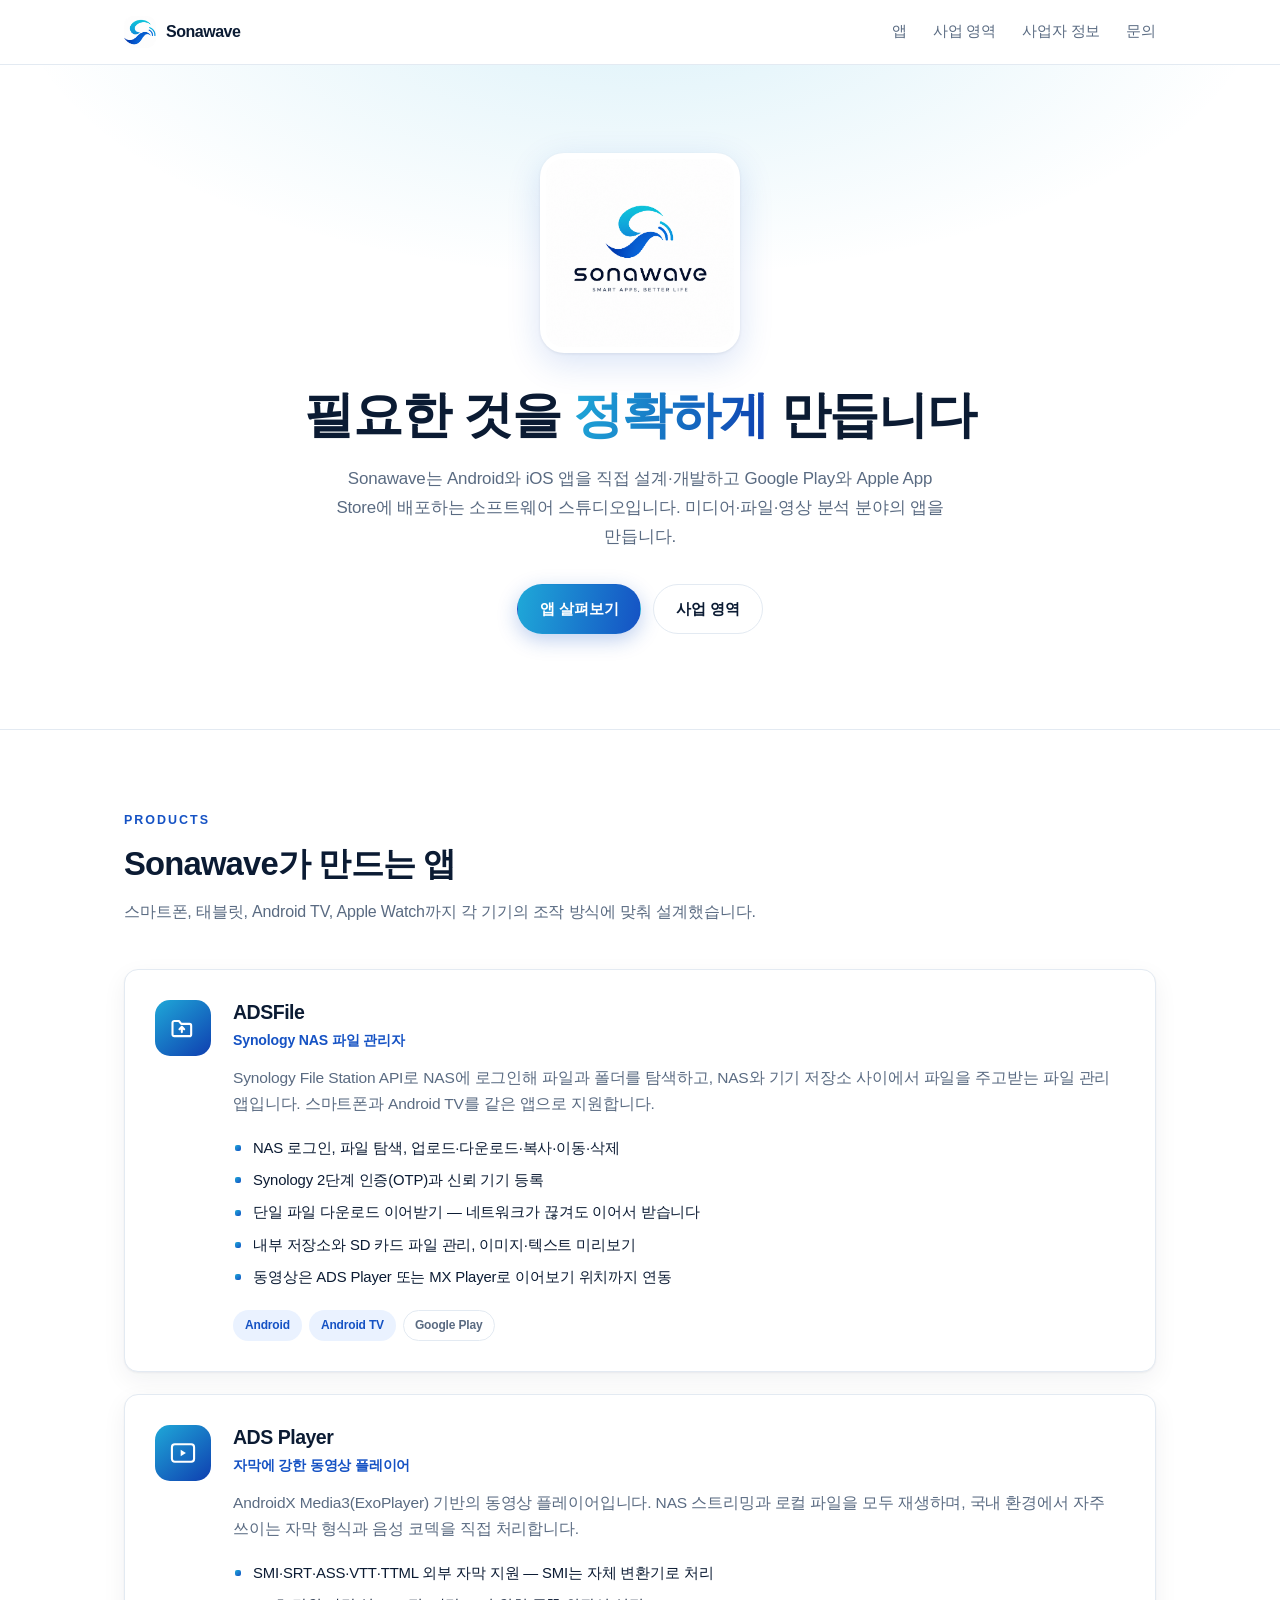
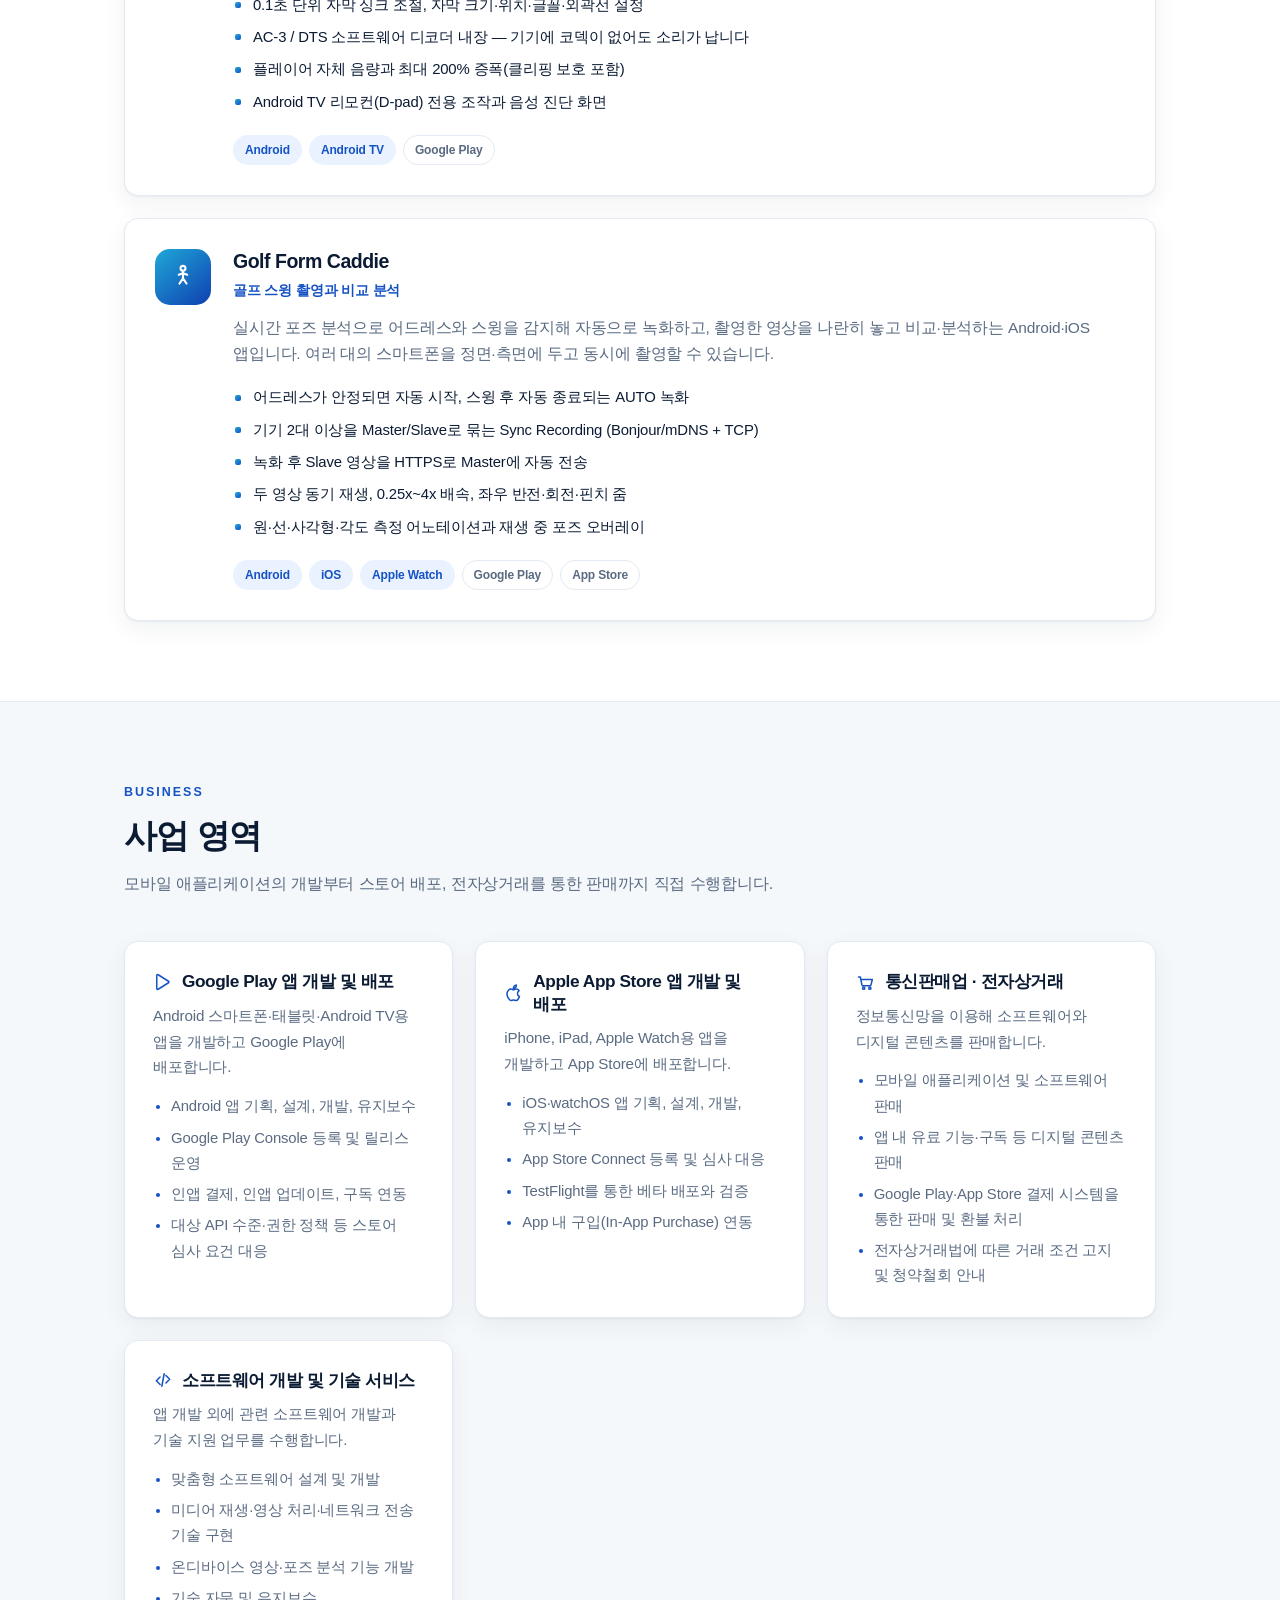
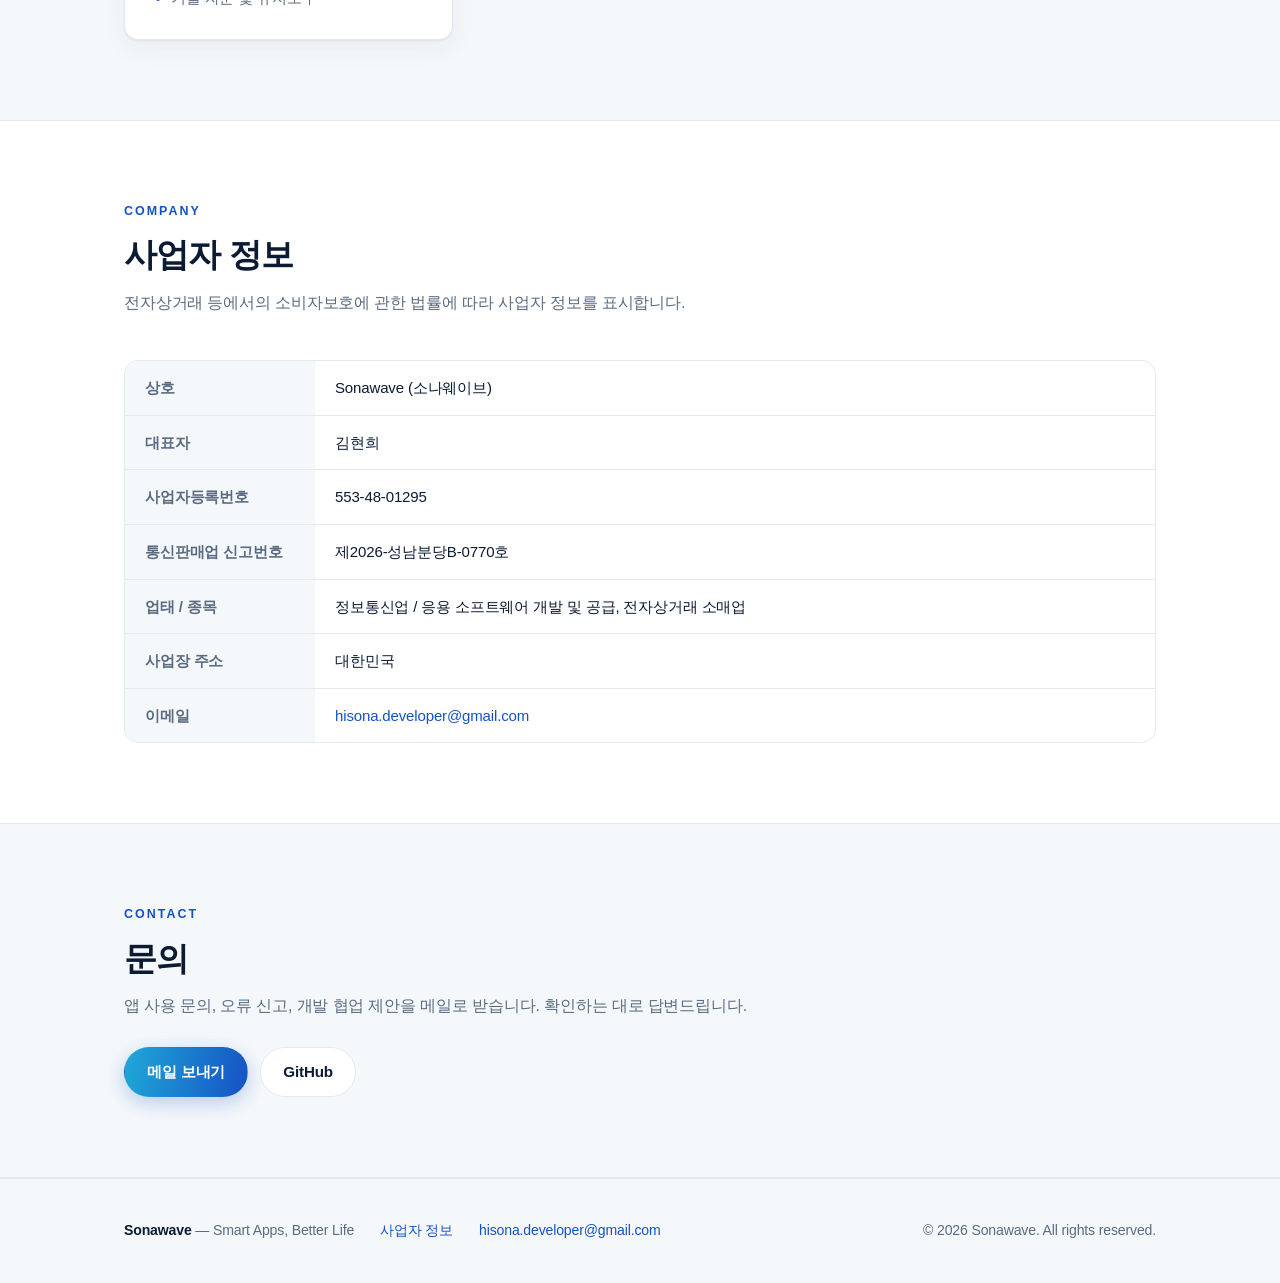
<file: index.html>
<!DOCTYPE html>
<html lang="ko">
<head>
<meta charset="utf-8">
<meta name="viewport" content="width=device-width, initial-scale=1">
<title>Sonawave — Smart Apps, Better Life</title>
<meta name="description" content="Sonawave는 Google Play와 Apple App Store에 모바일 앱을 개발·배포하는 소프트웨어 스튜디오입니다. ADSFile, ADSPlayer, Golf Form Caddie를 만듭니다.">
<meta name="theme-color" content="#0f3fb0">
<link rel="icon" href="images/sonawave_logo.png">

<meta property="og:type" content="website">
<meta property="og:title" content="Sonawave — Smart Apps, Better Life">
<meta property="og:description" content="Google Play와 Apple App Store에 모바일 앱을 개발·배포하는 소프트웨어 스튜디오">
<meta property="og:image" content="images/sonawave_logo.png">
<meta name="twitter:card" content="summary_large_image">

<style>
/* ---------- tokens ---------- */
:root{
  --cyan:#1fa8d8;
  --blue:#1552c4;
  --blue-deep:#0f3fb0;
  --navy:#0b1b33;

  --bg:#ffffff;
  --bg-alt:#f5f8fb;
  --surface:#ffffff;
  --border:#e3eaf2;
  --text:#0b1b33;
  --text-dim:#5a6b82;
  --accent:var(--blue);
  --accent-soft:#eaf2ff;
  --shadow:0 1px 2px rgba(11,27,51,.05), 0 8px 24px rgba(11,27,51,.06);
  --radius:14px;
  --max:1080px;
}
@media (prefers-color-scheme:dark){
  :root:not([data-theme="light"]){
    --bg:#0a1220;
    --bg-alt:#0e1828;
    --surface:#111d31;
    --border:#1e2f49;
    --text:#e8eef7;
    --text-dim:#93a6c0;
    --accent:#4b9ae8;
    --accent-soft:#14263f;
    --shadow:0 1px 2px rgba(0,0,0,.3), 0 8px 24px rgba(0,0,0,.35);
  }
}
:root[data-theme="dark"]{
  --bg:#0a1220;
  --bg-alt:#0e1828;
  --surface:#111d31;
  --border:#1e2f49;
  --text:#e8eef7;
  --text-dim:#93a6c0;
  --accent:#4b9ae8;
  --accent-soft:#14263f;
  --shadow:0 1px 2px rgba(0,0,0,.3), 0 8px 24px rgba(0,0,0,.35);
}

*,*::before,*::after{box-sizing:border-box}
html{scroll-behavior:smooth;-webkit-text-size-adjust:100%}
body{
  margin:0;
  background:var(--bg);
  color:var(--text);
  font-family:-apple-system,BlinkMacSystemFont,"Apple SD Gothic Neo","Pretendard","Noto Sans KR",
              "Malgun Gothic",Segoe UI,Roboto,Helvetica,Arial,sans-serif;
  font-size:16px;
  line-height:1.7;
  letter-spacing:-.01em;
  word-break:keep-all;
}
img{max-width:100%;display:block}
a{color:var(--accent);text-decoration:none}
a:hover{text-decoration:underline}
h1,h2,h3{line-height:1.3;letter-spacing:-.025em;margin:0}
.wrap{max-width:var(--max);margin:0 auto;padding:0 24px}

/* ---------- header ---------- */
header{
  position:sticky;top:0;z-index:50;
  background:color-mix(in srgb, var(--bg) 82%, transparent);
  backdrop-filter:saturate(180%) blur(12px);
  -webkit-backdrop-filter:saturate(180%) blur(12px);
  border-bottom:1px solid var(--border);
}
.nav{display:flex;align-items:center;gap:24px;height:64px}
.brand{display:flex;align-items:center;gap:10px;font-weight:700;color:var(--text);letter-spacing:-.03em}
.brand:hover{text-decoration:none}
/* 로고 PNG에서 물결 마크 부분만 잘라 씁니다 — 전체 로고는 32px에서 글자가 뭉갭니다 */
.brand .mark{width:32px;height:32px;border-radius:9px;overflow:hidden;position:relative;background:#fff;flex:none}
.brand .mark img{position:absolute;width:88px;height:88px;max-width:none;left:-28px;top:-18px}
.nav-links{margin-left:auto;display:flex;gap:26px;font-size:.92rem}
.nav-links a{color:var(--text-dim);font-weight:500}
.nav-links a:hover{color:var(--accent);text-decoration:none}
@media (max-width:640px){
  .nav{height:56px;gap:14px}
  .nav-links{gap:16px;font-size:.85rem}
  .nav-links .hide-sm{display:none}
}

/* ---------- hero ---------- */
.hero{
  position:relative;overflow:hidden;
  padding:88px 0 96px;
  text-align:center;
  background:
    radial-gradient(900px 420px at 50% -12%, color-mix(in srgb, var(--cyan) 16%, transparent), transparent 70%),
    var(--bg);
}
.hero::after{
  content:"";position:absolute;left:0;right:0;bottom:0;height:1px;background:var(--border);
}
/* 로고 PNG 배경이 순백이 아니라 #fafafa 라 어느 배경에 얹어도 사각형이 비칩니다.
   흰 카드에 올려 그 경계를 의도한 것으로 만듭니다. */
.hero-logo{
  width:200px;margin:0 auto 30px;
  background:#fff;border-radius:24px;padding:6px;
  box-shadow:0 10px 34px rgba(21,82,196,.16), 0 1px 3px rgba(11,27,51,.08);
}
.hero h1{
  font-size:clamp(2rem,5.2vw,3.1rem);
  font-weight:800;
  margin-bottom:18px;
}
.grad{
  background:linear-gradient(100deg,var(--cyan),var(--blue-deep));
  -webkit-background-clip:text;background-clip:text;color:transparent;
}
.hero p{
  max-width:640px;margin:0 auto;
  color:var(--text-dim);font-size:1.06rem;
}
.hero-cta{display:flex;gap:12px;justify-content:center;flex-wrap:wrap;margin-top:32px}
.btn{
  display:inline-flex;align-items:center;gap:8px;
  padding:11px 22px;border-radius:999px;font-size:.95rem;font-weight:600;
  border:1px solid transparent;transition:transform .15s ease, box-shadow .15s ease;
}
.btn:hover{text-decoration:none;transform:translateY(-1px)}
.btn-primary{background:linear-gradient(100deg,var(--cyan),var(--blue));color:#fff;box-shadow:0 6px 20px rgba(21,82,196,.28)}
.btn-ghost{border-color:var(--border);color:var(--text);background:var(--surface)}

/* ---------- section ---------- */
section{padding:80px 0;scroll-margin-top:64px}
.alt{background:var(--bg-alt);border-top:1px solid var(--border);border-bottom:1px solid var(--border)}
.eyebrow{
  font-size:.78rem;font-weight:700;letter-spacing:.16em;text-transform:uppercase;
  color:var(--accent);margin-bottom:12px;
}
.sec-head{max-width:660px;margin-bottom:44px}
.sec-head h2{font-size:clamp(1.5rem,3.4vw,2.05rem);font-weight:800;margin-bottom:12px}
.sec-head p{color:var(--text-dim);margin:0}

/* ---------- app cards ---------- */
.apps{display:grid;gap:22px}
.app{
  background:var(--surface);border:1px solid var(--border);border-radius:var(--radius);
  box-shadow:var(--shadow);padding:30px;
  display:grid;grid-template-columns:56px 1fr;gap:22px;align-items:start;
}
@media (max-width:600px){.app{grid-template-columns:1fr;padding:24px;gap:16px}}
.app-mark{
  width:56px;height:56px;border-radius:15px;
  display:grid;place-items:center;color:#fff;
  background:linear-gradient(140deg,var(--cyan),var(--blue-deep));
}
.app-mark svg{width:28px;height:28px}
.app h3{font-size:1.22rem;font-weight:700;margin-bottom:4px}
.app .tagline{color:var(--accent);font-size:.88rem;font-weight:600;margin:0 0 12px}
.app .desc{color:var(--text-dim);margin:0 0 18px;font-size:.97rem}
.feat{list-style:none;margin:0 0 20px;padding:0;display:grid;gap:7px;font-size:.93rem}
.feat li{position:relative;padding-left:20px;color:var(--text)}
.feat li::before{
  content:"";position:absolute;left:2px;top:.62em;width:6px;height:6px;border-radius:2px;
  background:linear-gradient(140deg,var(--cyan),var(--blue));
}
.tags{display:flex;flex-wrap:wrap;gap:7px}
.tag{
  font-size:.75rem;font-weight:600;padding:4px 11px;border-radius:999px;
  background:var(--accent-soft);color:var(--accent);border:1px solid transparent;
}
.tag.plain{background:transparent;border-color:var(--border);color:var(--text-dim)}

/* ---------- business ---------- */
.biz{display:grid;grid-template-columns:repeat(auto-fit,minmax(280px,1fr));gap:22px}
.card{
  background:var(--surface);border:1px solid var(--border);border-radius:var(--radius);
  padding:28px;box-shadow:var(--shadow);
}
.card h3{font-size:1.08rem;font-weight:700;margin-bottom:10px;display:flex;align-items:center;gap:9px}
.card h3 svg{width:20px;height:20px;color:var(--accent);flex:none}
.card p{color:var(--text-dim);font-size:.95rem;margin:0 0 14px}
.card ul{margin:0;padding-left:18px;color:var(--text-dim);font-size:.93rem;display:grid;gap:6px}
.card li::marker{color:var(--accent)}

/* ---------- info table ---------- */
.info-wrap{overflow-x:auto;border:1px solid var(--border);border-radius:var(--radius);background:var(--surface)}
table.info{width:100%;border-collapse:collapse;font-size:.94rem;min-width:460px}
table.info th,table.info td{padding:14px 20px;text-align:left;border-bottom:1px solid var(--border)}
table.info tr:last-child th,table.info tr:last-child td{border-bottom:0}
table.info th{width:190px;font-weight:600;color:var(--text-dim);background:var(--bg-alt);white-space:nowrap}
.note{margin-top:14px;font-size:.85rem;color:var(--text-dim)}

/* ---------- footer ---------- */
footer{
  border-top:1px solid var(--border);background:var(--bg-alt);
  padding:40px 0;font-size:.88rem;color:var(--text-dim);
}
.foot{display:flex;flex-wrap:wrap;gap:14px 26px;align-items:center}
.foot .copy{margin-left:auto}
@media (max-width:640px){.foot .copy{margin-left:0;width:100%}}
</style>
</head>
<body>

<header>
  <div class="wrap nav">
    <a class="brand" href="#top">
      <span class="mark"><img src="images/sonawave_logo.png" alt=""></span>
      <span>Sonawave</span>
    </a>
    <nav class="nav-links">
      <a href="#apps">앱</a>
      <a href="#business">사업 영역</a>
      <a href="#company" class="hide-sm">사업자 정보</a>
      <a href="#contact">문의</a>
    </nav>
  </div>
</header>

<main id="top">

  <!-- HERO -->
  <div class="hero">
    <div class="wrap">
      <img class="hero-logo" src="images/sonawave_logo.png" alt="Sonawave 로고">
      <h1>필요한 것을 <span class="grad">정확하게</span> 만듭니다</h1>
      <p>
        Sonawave는 Android와 iOS 앱을 직접 설계·개발하고 Google Play와 Apple App Store에 배포하는
        소프트웨어 스튜디오입니다. 미디어·파일·영상 분석 분야의 앱을 만듭니다.
      </p>
      <div class="hero-cta">
        <a class="btn btn-primary" href="#apps">앱 살펴보기</a>
        <a class="btn btn-ghost" href="#business">사업 영역</a>
      </div>
    </div>
  </div>

  <!-- APPS -->
  <section id="apps">
    <div class="wrap">
      <div class="sec-head">
        <div class="eyebrow">Products</div>
        <h2>Sonawave가 만드는 앱</h2>
        <p>스마트폰, 태블릿, Android TV, Apple Watch까지 각 기기의 조작 방식에 맞춰 설계했습니다.</p>
      </div>

      <div class="apps">

        <!-- ADSFile -->
        <article class="app">
          <div class="app-mark" aria-hidden="true">
            <svg viewBox="0 0 24 24" fill="none" stroke="currentColor" stroke-width="1.8" stroke-linecap="round" stroke-linejoin="round">
              <path d="M3 7.5A1.5 1.5 0 0 1 4.5 6h4l2 2.5h7A1.5 1.5 0 0 1 19 10v7.5A1.5 1.5 0 0 1 17.5 19h-13A1.5 1.5 0 0 1 3 17.5z"/>
              <path d="M11 15.5V11m0 0-2 2m2-2 2 2"/>
            </svg>
          </div>
          <div>
            <h3>ADSFile</h3>
            <p class="tagline">Synology NAS 파일 관리자</p>
            <p class="desc">
              Synology File Station API로 NAS에 로그인해 파일과 폴더를 탐색하고, NAS와 기기 저장소 사이에서
              파일을 주고받는 파일 관리 앱입니다. 스마트폰과 Android TV를 같은 앱으로 지원합니다.
            </p>
            <ul class="feat">
              <li>NAS 로그인, 파일 탐색, 업로드·다운로드·복사·이동·삭제</li>
              <li>Synology 2단계 인증(OTP)과 신뢰 기기 등록</li>
              <li>단일 파일 다운로드 이어받기 — 네트워크가 끊겨도 이어서 받습니다</li>
              <li>내부 저장소와 SD 카드 파일 관리, 이미지·텍스트 미리보기</li>
              <li>동영상은 ADS Player 또는 MX Player로 이어보기 위치까지 연동</li>
            </ul>
            <div class="tags">
              <span class="tag">Android</span>
              <span class="tag">Android TV</span>
              <span class="tag plain">Google Play</span>
            </div>
          </div>
        </article>

        <!-- ADSPlayer -->
        <article class="app">
          <div class="app-mark" aria-hidden="true">
            <svg viewBox="0 0 24 24" fill="none" stroke="currentColor" stroke-width="1.8" stroke-linecap="round" stroke-linejoin="round">
              <rect x="2.5" y="4.5" width="19" height="15" rx="2.5"/>
              <path d="M10 9.2 14.5 12 10 14.8z" fill="currentColor" stroke="none"/>
            </svg>
          </div>
          <div>
            <h3>ADS Player</h3>
            <p class="tagline">자막에 강한 동영상 플레이어</p>
            <p class="desc">
              AndroidX Media3(ExoPlayer) 기반의 동영상 플레이어입니다. NAS 스트리밍과 로컬 파일을 모두 재생하며,
              국내 환경에서 자주 쓰이는 자막 형식과 음성 코덱을 직접 처리합니다.
            </p>
            <ul class="feat">
              <li>SMI·SRT·ASS·VTT·TTML 외부 자막 지원 — SMI는 자체 변환기로 처리</li>
              <li>0.1초 단위 자막 싱크 조절, 자막 크기·위치·글꼴·외곽선 설정</li>
              <li>AC-3 / DTS 소프트웨어 디코더 내장 — 기기에 코덱이 없어도 소리가 납니다</li>
              <li>플레이어 자체 음량과 최대 200% 증폭(클리핑 보호 포함)</li>
              <li>Android TV 리모컨(D-pad) 전용 조작과 음성 진단 화면</li>
            </ul>
            <div class="tags">
              <span class="tag">Android</span>
              <span class="tag">Android TV</span>
              <span class="tag plain">Google Play</span>
            </div>
          </div>
        </article>

        <!-- GolfFormCaddie -->
        <article class="app">
          <div class="app-mark" aria-hidden="true">
            <svg viewBox="0 0 24 24" fill="none" stroke="currentColor" stroke-width="1.8" stroke-linecap="round" stroke-linejoin="round">
              <circle cx="12" cy="4.6" r="2.1"/>
              <path d="M12 7.2v6m0 0-3 4.4m3-4.4 3 4.4M8.4 10.1 12 8.8l3.6 1.3"/>
            </svg>
          </div>
          <div>
            <h3>Golf Form Caddie</h3>
            <p class="tagline">골프 스윙 촬영과 비교 분석</p>
            <p class="desc">
              실시간 포즈 분석으로 어드레스와 스윙을 감지해 자동으로 녹화하고, 촬영한 영상을 나란히 놓고
              비교·분석하는 Android·iOS 앱입니다. 여러 대의 스마트폰을 정면·측면에 두고 동시에 촬영할 수 있습니다.
            </p>
            <ul class="feat">
              <li>어드레스가 안정되면 자동 시작, 스윙 후 자동 종료되는 AUTO 녹화</li>
              <li>기기 2대 이상을 Master/Slave로 묶는 Sync Recording (Bonjour/mDNS + TCP)</li>
              <li>녹화 후 Slave 영상을 HTTPS로 Master에 자동 전송</li>
              <li>두 영상 동기 재생, 0.25x~4x 배속, 좌우 반전·회전·핀치 줌</li>
              <li>원·선·사각형·각도 측정 어노테이션과 재생 중 포즈 오버레이</li>
            </ul>
            <div class="tags">
              <span class="tag">Android</span>
              <span class="tag">iOS</span>
              <span class="tag">Apple Watch</span>
              <span class="tag plain">Google Play</span>
              <span class="tag plain">App Store</span>
            </div>
          </div>
        </article>

      </div>
    </div>
  </section>

  <!-- BUSINESS -->
  <section id="business" class="alt">
    <div class="wrap">
      <div class="sec-head">
        <div class="eyebrow">Business</div>
        <h2>사업 영역</h2>
        <p>모바일 애플리케이션의 개발부터 스토어 배포, 전자상거래를 통한 판매까지 직접 수행합니다.</p>
      </div>

      <div class="biz">

        <div class="card">
          <h3>
            <svg viewBox="0 0 24 24" fill="none" stroke="currentColor" stroke-width="1.8" stroke-linecap="round" stroke-linejoin="round">
              <path d="M4.5 4.2v15.6c0 .9 1 1.4 1.7.9l12.4-7.8a1.05 1.05 0 0 0 0-1.8L6.2 3.3c-.7-.5-1.7 0-1.7.9z"/>
            </svg>
            Google Play 앱 개발 및 배포
          </h3>
          <p>Android 스마트폰·태블릿·Android TV용 앱을 개발하고 Google Play에 배포합니다.</p>
          <ul>
            <li>Android 앱 기획, 설계, 개발, 유지보수</li>
            <li>Google Play Console 등록 및 릴리스 운영</li>
            <li>인앱 결제, 인앱 업데이트, 구독 연동</li>
            <li>대상 API 수준·권한 정책 등 스토어 심사 요건 대응</li>
          </ul>
        </div>

        <div class="card">
          <h3>
            <svg viewBox="0 0 24 24" fill="none" stroke="currentColor" stroke-width="1.8" stroke-linecap="round" stroke-linejoin="round">
              <path d="M16.2 12.6c0-2.3 1.9-3.4 2-3.5-1.1-1.6-2.8-1.8-3.4-1.8-1.5-.15-2.8.85-3.5.85-.7 0-1.8-.83-3-.81-1.55.02-2.98.9-3.77 2.28-1.6 2.8-.41 6.94 1.15 9.2.76 1.11 1.67 2.35 2.86 2.3 1.15-.05 1.58-.74 2.97-.74s1.78.74 3 .72c1.24-.02 2.02-1.12 2.78-2.24.87-1.28 1.23-2.52 1.25-2.58-.03-.01-2.4-.92-2.4-3.66z"/>
              <path d="M13.9 5.3c.63-.77 1.06-1.83.94-2.9-.91.04-2.01.61-2.66 1.37-.58.68-1.09 1.76-.95 2.8 1.01.08 2.04-.51 2.67-1.27z"/>
            </svg>
            Apple App Store 앱 개발 및 배포
          </h3>
          <p>iPhone, iPad, Apple Watch용 앱을 개발하고 App Store에 배포합니다.</p>
          <ul>
            <li>iOS·watchOS 앱 기획, 설계, 개발, 유지보수</li>
            <li>App Store Connect 등록 및 심사 대응</li>
            <li>TestFlight를 통한 베타 배포와 검증</li>
            <li>App 내 구입(In-App Purchase) 연동</li>
          </ul>
        </div>

        <div class="card">
          <h3>
            <svg viewBox="0 0 24 24" fill="none" stroke="currentColor" stroke-width="1.8" stroke-linecap="round" stroke-linejoin="round">
              <path d="M3 6h2.2l1.9 9.4a1.5 1.5 0 0 0 1.5 1.2h7.9a1.5 1.5 0 0 0 1.5-1.16L19.6 9H6.3"/>
              <circle cx="9.2" cy="19.4" r="1.3"/><circle cx="16.6" cy="19.4" r="1.3"/>
            </svg>
            통신판매업 · 전자상거래
          </h3>
          <p>정보통신망을 이용해 소프트웨어와 디지털 콘텐츠를 판매합니다.</p>
          <ul>
            <li>모바일 애플리케이션 및 소프트웨어 판매</li>
            <li>앱 내 유료 기능·구독 등 디지털 콘텐츠 판매</li>
            <li>Google Play·App Store 결제 시스템을 통한 판매 및 환불 처리</li>
            <li>전자상거래법에 따른 거래 조건 고지 및 청약철회 안내</li>
          </ul>
        </div>

        <div class="card">
          <h3>
            <svg viewBox="0 0 24 24" fill="none" stroke="currentColor" stroke-width="1.8" stroke-linecap="round" stroke-linejoin="round">
              <path d="M8.5 17.5 4 13l4.5-4.5M15.5 6.5 20 11l-4.5 4.5"/><path d="M13.4 4.5 10.6 19.5"/>
            </svg>
            소프트웨어 개발 및 기술 서비스
          </h3>
          <p>앱 개발 외에 관련 소프트웨어 개발과 기술 지원 업무를 수행합니다.</p>
          <ul>
            <li>맞춤형 소프트웨어 설계 및 개발</li>
            <li>미디어 재생·영상 처리·네트워크 전송 기술 구현</li>
            <li>온디바이스 영상·포즈 분석 기능 개발</li>
            <li>기술 자문 및 유지보수</li>
          </ul>
        </div>

      </div>
    </div>
  </section>

  <!-- COMPANY INFO -->
  <section id="company">
    <div class="wrap">
      <div class="sec-head">
        <div class="eyebrow">Company</div>
        <h2>사업자 정보</h2>
        <p>전자상거래 등에서의 소비자보호에 관한 법률에 따라 사업자 정보를 표시합니다.</p>
      </div>

      <div class="info-wrap">
        <table class="info">
          <tbody>
            <tr><th scope="row">상호</th><td>Sonawave (소나웨이브)</td></tr>
            <tr><th scope="row">대표자</th><td>김현희</td></tr>
            <tr><th scope="row">사업자등록번호</th><td>553-48-01295</td></tr>
            <tr><th scope="row">통신판매업 신고번호</th><td>제2026-성남분당B-0770호</td></tr>
            <tr><th scope="row">업태 / 종목</th><td>정보통신업 / 응용 소프트웨어 개발 및 공급, 전자상거래 소매업</td></tr>
            <tr><th scope="row">사업장 주소</th><td>대한민국</td></tr>
            <tr><th scope="row">이메일</th><td><a href="mailto:hisona.developer@gmail.com">hisona.developer@gmail.com</a></td></tr>
          </tbody>
        </table>
      </div>
    </div>
  </section>

  <!-- CONTACT -->
  <section id="contact" class="alt">
    <div class="wrap">
      <div class="sec-head" style="margin-bottom:28px">
        <div class="eyebrow">Contact</div>
        <h2>문의</h2>
        <p>앱 사용 문의, 오류 신고, 개발 협업 제안을 메일로 받습니다. 확인하는 대로 답변드립니다.</p>
      </div>
      <div class="hero-cta" style="justify-content:flex-start;margin-top:0">
        <a class="btn btn-primary" href="mailto:hisona.developer@gmail.com">메일 보내기</a>
        <a class="btn btn-ghost" href="https://github.com/sonawavecorp" target="_blank" rel="noopener">GitHub</a>
      </div>
    </div>
  </section>

</main>

<footer>
  <div class="wrap foot">
    <span><strong style="color:var(--text)">Sonawave</strong> — Smart Apps, Better Life</span>
    <a href="#company">사업자 정보</a>
    <a href="mailto:hisona.developer@gmail.com">hisona.developer@gmail.com</a>
    <span class="copy">© 2026 Sonawave. All rights reserved.</span>
  </div>
</footer>

</body>
</html>
</file>
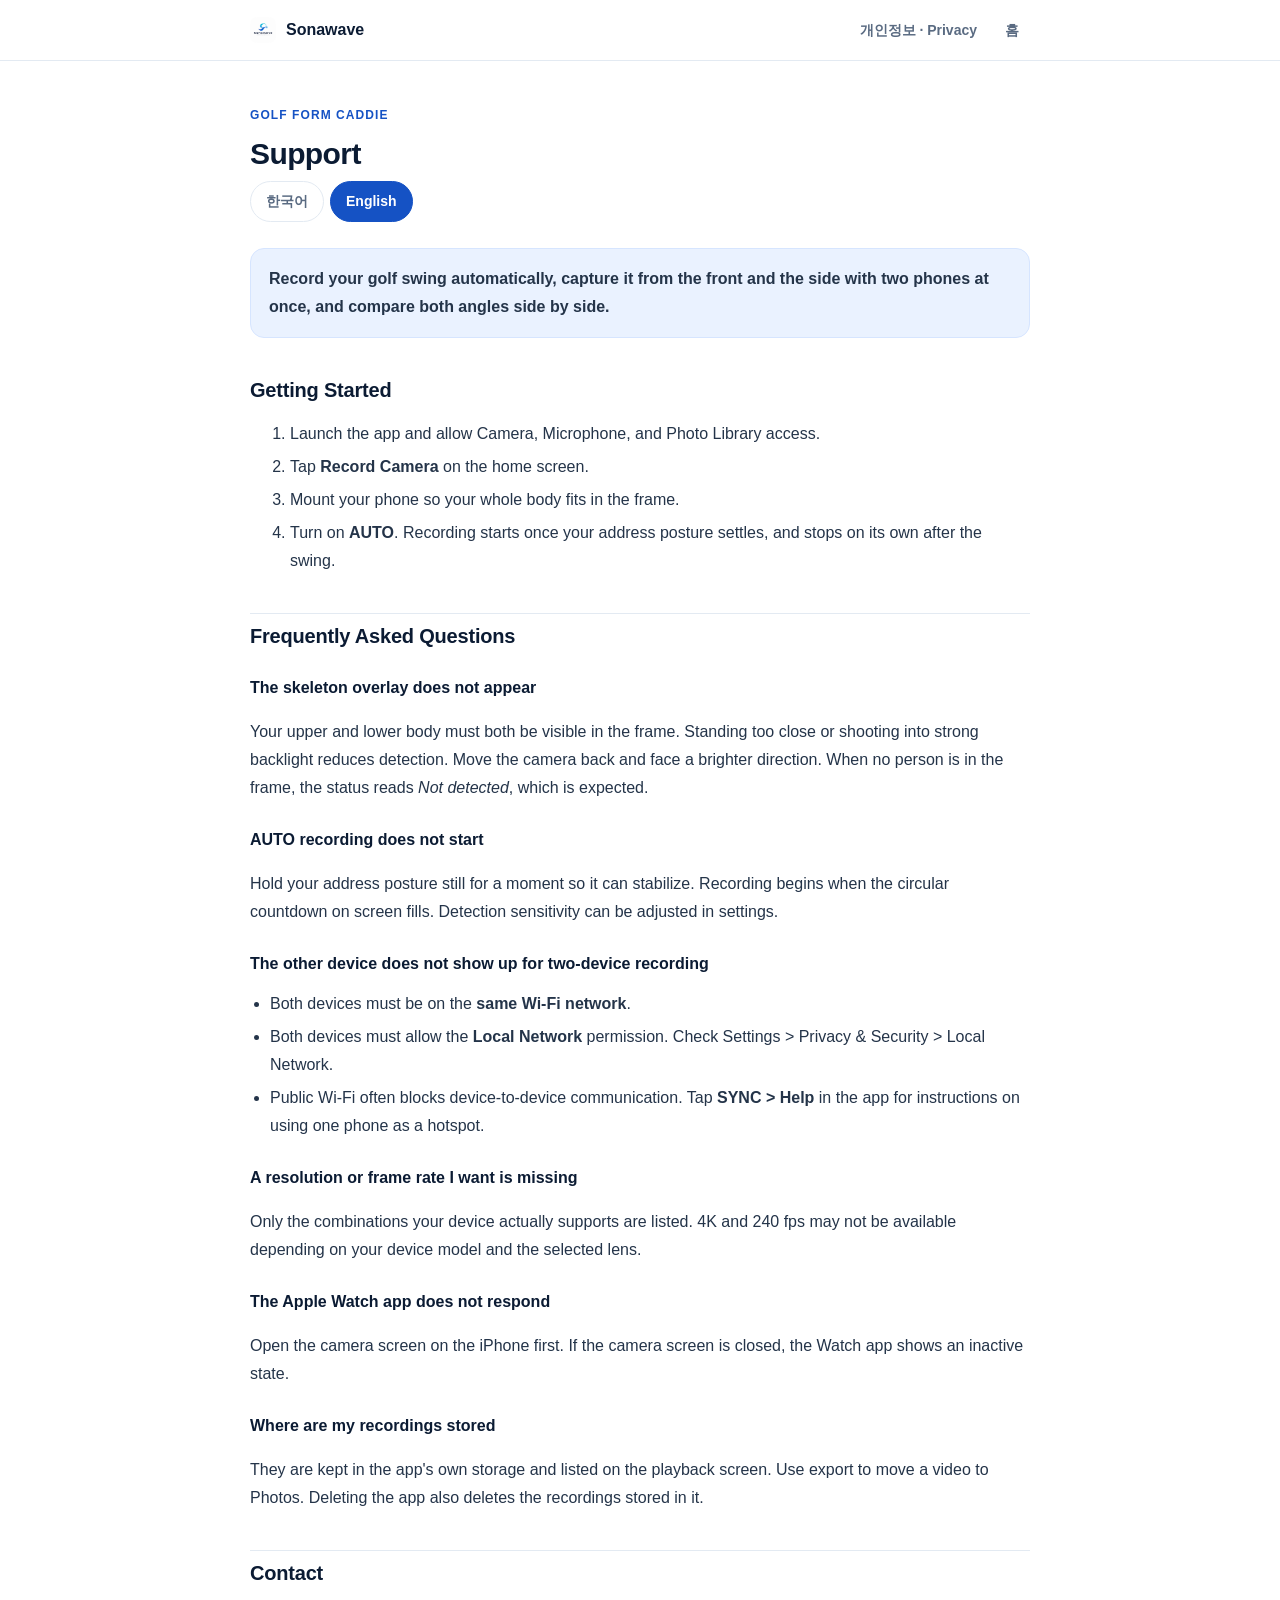
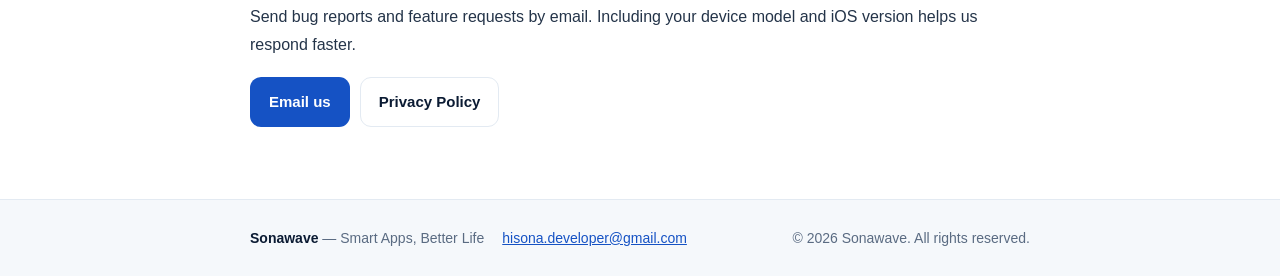
<file: golfformcaddie/index.html>
<!DOCTYPE html>
<html lang="ko">
<head>
<meta charset="utf-8">
<meta name="viewport" content="width=device-width, initial-scale=1">
<title>Golf Form Caddie 지원 | Support — Sonawave</title>
<meta name="description" content="Golf Form Caddie 사용 안내와 문의. 자동 녹화, 2대 동시 촬영, 비교 재생, Apple Watch 연동에 대한 도움말입니다.">
<link rel="icon" href="../images/sonawave_logo.png">
<link rel="stylesheet" href="style.css">
</head>
<body>

<header>
  <div class="wrap nav">
    <a class="brand" href="../">
      <img src="../images/sonawave_logo.png" alt="">
      <span>Sonawave</span>
    </a>
    <nav class="nav-links">
      <a href="privacy.html">개인정보 · Privacy</a>
      <a href="../">홈</a>
    </nav>
  </div>
</header>

<main>
  <div class="wrap">
    <div class="eyebrow">Golf Form Caddie</div>
    <h1 id="ttl">지원</h1>

    <div class="langbar">
      <button type="button" data-lang="ko" aria-pressed="true">한국어</button>
      <button type="button" data-lang="en" aria-pressed="false">English</button>
    </div>

    <!-- ================= 한국어 ================= -->
    <section data-body="ko">
      <div class="lead">
        <p>골프 스윙을 자동으로 녹화하고, 스마트폰 2대로 정면과 측면을 동시에 담아 나란히 비교 분석하는 앱입니다.</p>
      </div>

      <h2>시작하기</h2>
      <ol>
        <li>앱을 실행하고 카메라, 마이크, 사진 접근을 허용합니다.</li>
        <li>홈 화면에서 <strong>Record Camera</strong>를 선택합니다.</li>
        <li>스마트폰을 거치대에 놓고 몸 전체가 화면에 들어오도록 맞춥니다.</li>
        <li><strong>AUTO</strong>를 켜면 어드레스 자세가 안정된 뒤 녹화가 자동으로 시작되고, 스윙이 끝나면 스스로 멈춥니다.</li>
      </ol>

      <h2>자주 묻는 질문</h2>

      <h3>스켈레톤이 표시되지 않습니다</h3>
      <p>사람의 상반신과 하반신이 모두 화면에 들어와야 인식됩니다. 너무 가깝거나 역광이면 인식률이 떨어집니다. 카메라를 뒤로 물리고 밝은 방향으로 조정해 보세요. 화면에 사람이 없으면 <em>Not detected</em>로 표시되며 이는 정상입니다.</p>

      <h3>AUTO 녹화가 시작되지 않습니다</h3>
      <p>어드레스 자세를 잡고 잠시 움직이지 않아야 안정화가 완료됩니다. 화면의 원형 카운트다운이 채워지면 녹화가 시작됩니다. 감지 민감도는 설정에서 조정할 수 있습니다.</p>

      <h3>2대 동시 촬영에서 상대 기기가 보이지 않습니다</h3>
      <ul>
        <li>두 기기가 <strong>같은 Wi-Fi 네트워크</strong>에 연결되어 있어야 합니다.</li>
        <li>두 기기 모두 <strong>로컬 네트워크 권한</strong>을 허용해야 합니다. 설정 &gt; 개인정보 보호 및 보안 &gt; 로컬 네트워크에서 확인하세요.</li>
        <li>공용 Wi-Fi는 기기 간 통신을 차단하는 경우가 많습니다. 앱의 <strong>SYNC &gt; Help</strong>에서 한 대를 핫스팟으로 쓰는 방법을 안내합니다.</li>
      </ul>

      <h3>원하는 해상도나 프레임이 목록에 없습니다</h3>
      <p>기기가 실제로 지원하는 조합만 표시합니다. 4K나 240fps는 기기 모델과 선택한 렌즈에 따라 제공되지 않을 수 있습니다.</p>

      <h3>Apple Watch 앱이 동작하지 않습니다</h3>
      <p>iPhone에서 카메라 화면을 먼저 연 상태여야 Watch에서 제어할 수 있습니다. 카메라 화면이 닫혀 있으면 비활성 상태로 표시됩니다.</p>

      <h3>녹화한 영상은 어디에 저장되나요</h3>
      <p>앱 내부 저장 공간에 보관되며, 재생 화면에서 목록을 볼 수 있습니다. 사진 앱으로 옮기려면 내보내기를 선택하세요. 앱을 삭제하면 저장된 영상도 함께 삭제됩니다.</p>

      <h2>문의</h2>
      <p>오류 신고나 기능 제안을 메일로 받습니다. 사용 중인 기기 모델과 iOS 버전을 함께 적어주시면 확인이 빠릅니다.</p>
      <div class="cta">
        <a class="btn btn-primary" href="mailto:hisona.developer@gmail.com?subject=Golf%20Form%20Caddie%20문의">메일 보내기</a>
        <a class="btn btn-ghost" href="privacy.html">개인정보 처리방침</a>
      </div>
    </section>

    <!-- ================= English ================= -->
    <section data-body="en" hidden>
      <div class="lead">
        <p>Record your golf swing automatically, capture it from the front and the side with two phones at once, and compare both angles side by side.</p>
      </div>

      <h2>Getting Started</h2>
      <ol>
        <li>Launch the app and allow Camera, Microphone, and Photo Library access.</li>
        <li>Tap <strong>Record Camera</strong> on the home screen.</li>
        <li>Mount your phone so your whole body fits in the frame.</li>
        <li>Turn on <strong>AUTO</strong>. Recording starts once your address posture settles, and stops on its own after the swing.</li>
      </ol>

      <h2>Frequently Asked Questions</h2>

      <h3>The skeleton overlay does not appear</h3>
      <p>Your upper and lower body must both be visible in the frame. Standing too close or shooting into strong backlight reduces detection. Move the camera back and face a brighter direction. When no person is in the frame, the status reads <em>Not detected</em>, which is expected.</p>

      <h3>AUTO recording does not start</h3>
      <p>Hold your address posture still for a moment so it can stabilize. Recording begins when the circular countdown on screen fills. Detection sensitivity can be adjusted in settings.</p>

      <h3>The other device does not show up for two-device recording</h3>
      <ul>
        <li>Both devices must be on the <strong>same Wi-Fi network</strong>.</li>
        <li>Both devices must allow the <strong>Local Network</strong> permission. Check Settings &gt; Privacy &amp; Security &gt; Local Network.</li>
        <li>Public Wi-Fi often blocks device-to-device communication. Tap <strong>SYNC &gt; Help</strong> in the app for instructions on using one phone as a hotspot.</li>
      </ul>

      <h3>A resolution or frame rate I want is missing</h3>
      <p>Only the combinations your device actually supports are listed. 4K and 240 fps may not be available depending on your device model and the selected lens.</p>

      <h3>The Apple Watch app does not respond</h3>
      <p>Open the camera screen on the iPhone first. If the camera screen is closed, the Watch app shows an inactive state.</p>

      <h3>Where are my recordings stored</h3>
      <p>They are kept in the app's own storage and listed on the playback screen. Use export to move a video to Photos. Deleting the app also deletes the recordings stored in it.</p>

      <h2>Contact</h2>
      <p>Send bug reports and feature requests by email. Including your device model and iOS version helps us respond faster.</p>
      <div class="cta">
        <a class="btn btn-primary" href="mailto:hisona.developer@gmail.com?subject=Golf%20Form%20Caddie%20Support">Email us</a>
        <a class="btn btn-ghost" href="privacy.html">Privacy Policy</a>
      </div>
    </section>
  </div>
</main>

<footer>
  <div class="wrap foot">
    <span><strong style="color:var(--text)">Sonawave</strong> — Smart Apps, Better Life</span>
    <a href="mailto:hisona.developer@gmail.com">hisona.developer@gmail.com</a>
    <span class="copy">© 2026 Sonawave. All rights reserved.</span>
  </div>
</footer>

<script>
(function(){
  var TITLES = { ko:{t:"지원", lang:"ko"}, en:{t:"Support", lang:"en"} };
  var buttons = document.querySelectorAll(".langbar button");
  function apply(lang){
    document.querySelectorAll("[data-body]").forEach(function(s){
      s.hidden = (s.getAttribute("data-body") !== lang);
    });
    buttons.forEach(function(b){
      b.setAttribute("aria-pressed", String(b.getAttribute("data-lang") === lang));
    });
    document.getElementById("ttl").textContent = TITLES[lang].t;
    document.documentElement.lang = TITLES[lang].lang;
    try { localStorage.setItem("gfc-lang", lang); } catch (e) {}
  }
  buttons.forEach(function(b){
    b.addEventListener("click", function(){ apply(b.getAttribute("data-lang")); });
  });
  var saved = null;
  try { saved = localStorage.getItem("gfc-lang"); } catch (e) {}
  apply(saved || ((navigator.language || "").toLowerCase().indexOf("ko") === 0 ? "ko" : "en"));
})();
</script>

</body>
</html>
</file>
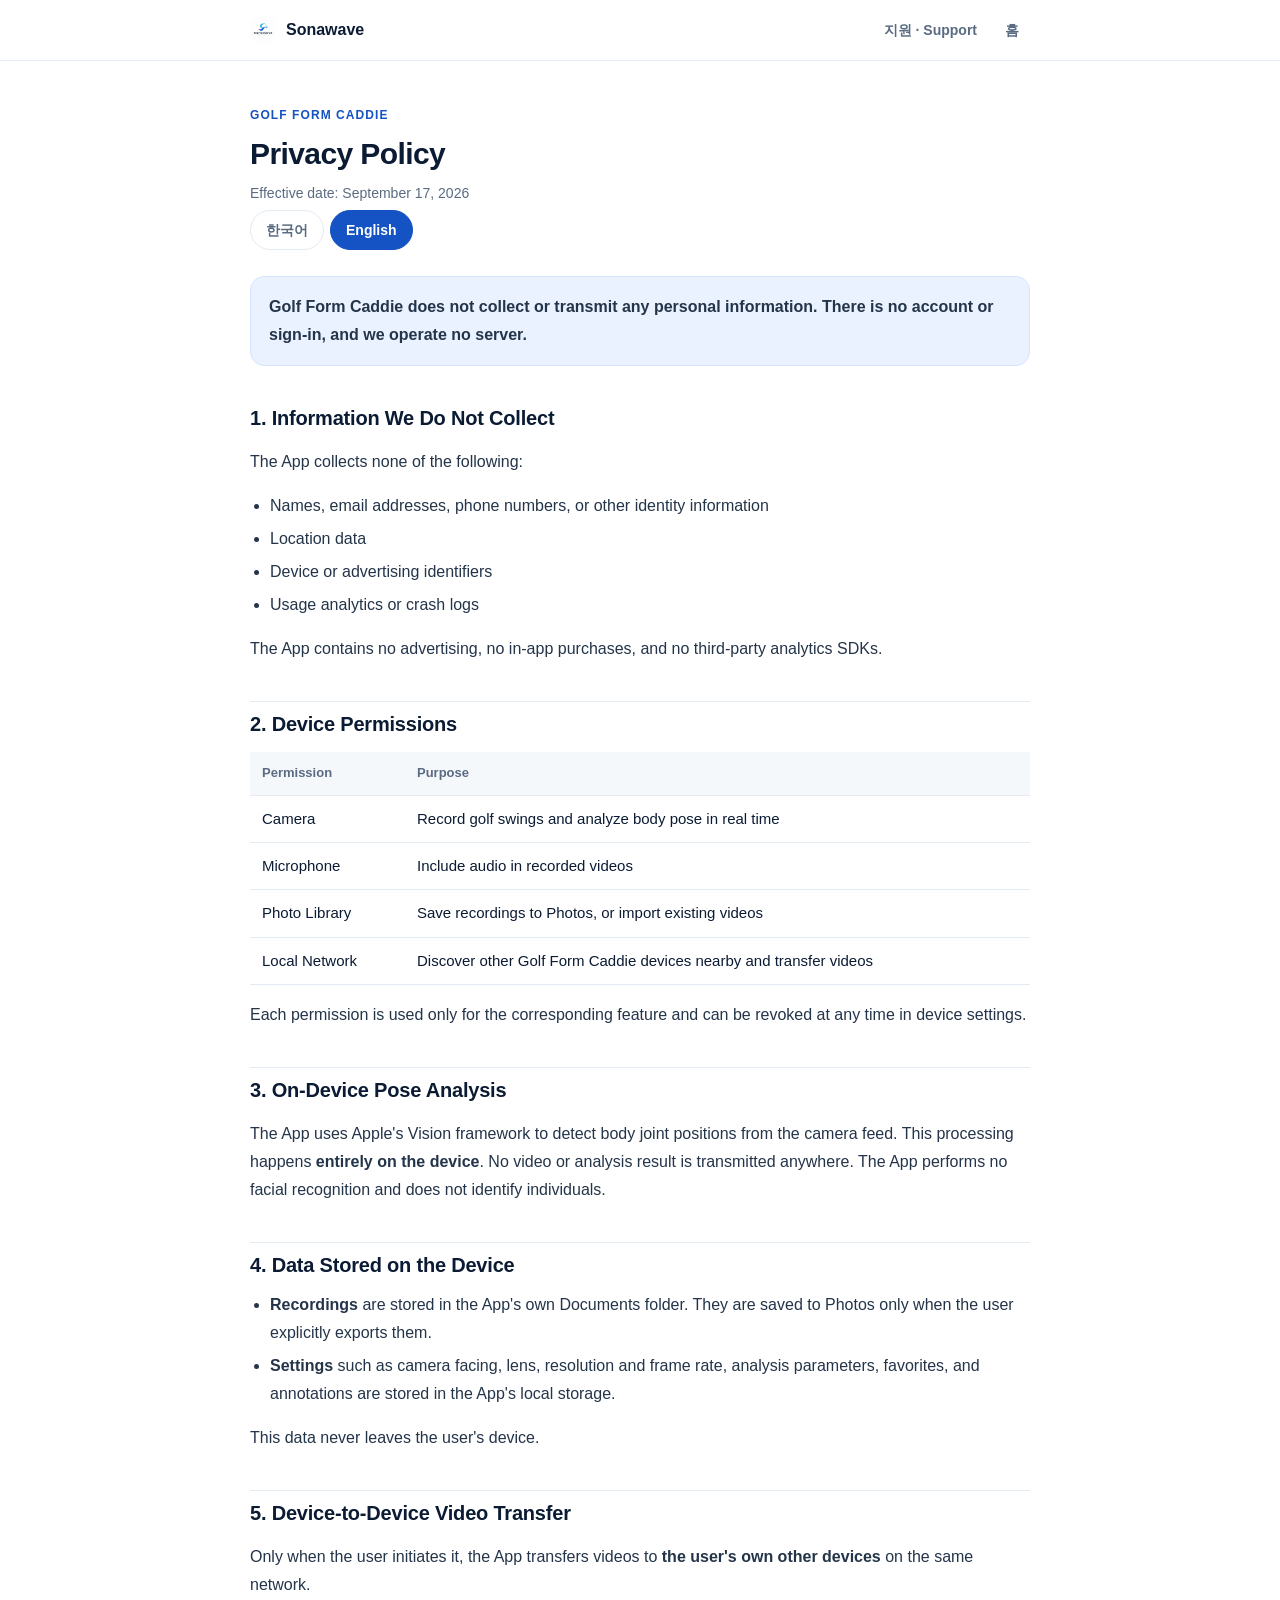
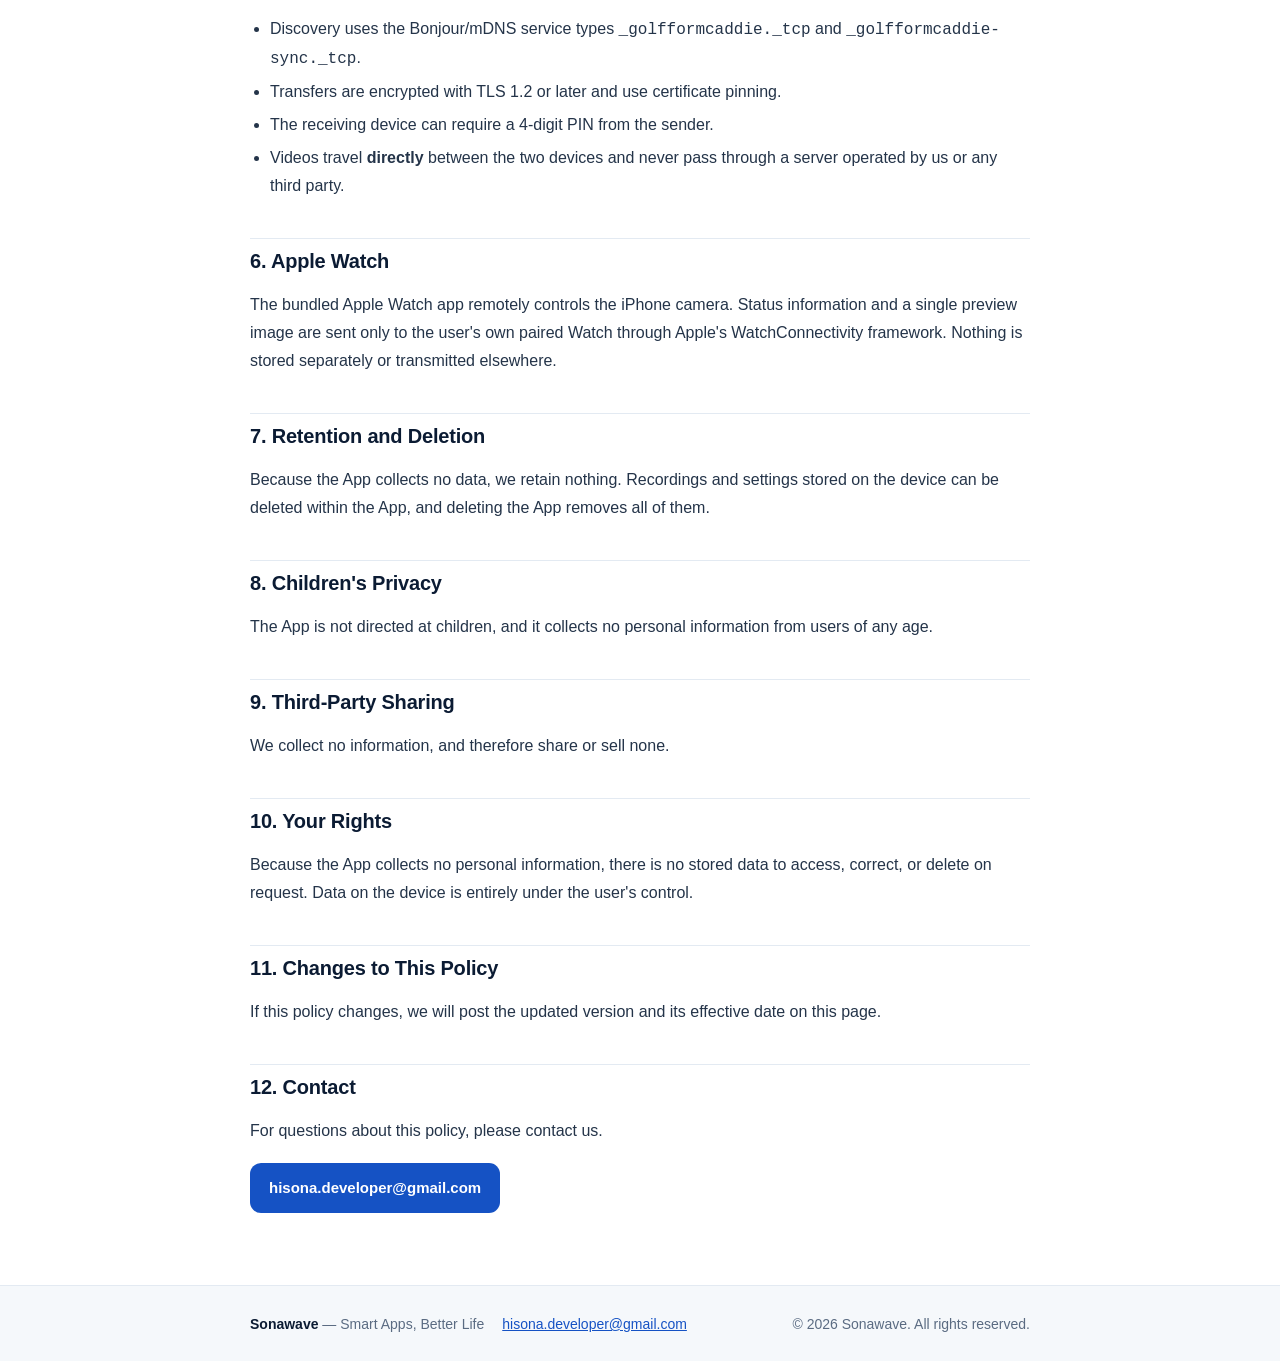
<file: golfformcaddie/privacy.html>
<!DOCTYPE html>
<html lang="ko">
<head>
<meta charset="utf-8">
<meta name="viewport" content="width=device-width, initial-scale=1">
<title>Golf Form Caddie 개인정보 처리방침 | Privacy Policy — Sonawave</title>
<meta name="description" content="Golf Form Caddie는 개인정보를 수집하지 않습니다. 모든 영상과 설정은 사용자의 기기에만 저장됩니다.">
<link rel="icon" href="../images/sonawave_logo.png">
<link rel="stylesheet" href="style.css">
</head>
<body>

<header>
  <div class="wrap nav">
    <a class="brand" href="../">
      <img src="../images/sonawave_logo.png" alt="">
      <span>Sonawave</span>
    </a>
    <nav class="nav-links">
      <a href="./">지원 · Support</a>
      <a href="../">홈</a>
    </nav>
  </div>
</header>

<main>
  <div class="wrap">
    <div class="eyebrow">Golf Form Caddie</div>
    <h1 id="ttl">개인정보 처리방침</h1>
    <p class="meta" id="eff">시행일: 2026년 9월 17일</p>

    <div class="langbar">
      <button type="button" data-lang="ko" aria-pressed="true">한국어</button>
      <button type="button" data-lang="en" aria-pressed="false">English</button>
    </div>

    <!-- ================= 한국어 ================= -->
    <section data-body="ko">
      <div class="lead">
        <p>Golf Form Caddie는 어떠한 개인정보도 수집하거나 외부로 전송하지 않습니다. 회원가입과 로그인이 없으며, 앱을 운영하기 위한 서버가 존재하지 않습니다.</p>
      </div>

      <h2>1. 수집하지 않는 정보</h2>
      <p>앱은 다음을 일절 수집하지 않습니다.</p>
      <ul>
        <li>이름, 이메일, 전화번호 등 신원 정보</li>
        <li>위치 정보</li>
        <li>기기 식별자, 광고 식별자</li>
        <li>사용 기록, 분석 데이터, 크래시 로그</li>
      </ul>
      <p>앱에는 광고, 인앱 결제, 제3자 분석 SDK가 포함되어 있지 않습니다.</p>

      <h2>2. 기기 권한과 사용 목적</h2>
      <table>
        <tr><th>권한</th><th>사용 목적</th></tr>
        <tr><td>카메라</td><td>골프 스윙 영상 촬영 및 실시간 자세 분석</td></tr>
        <tr><td>마이크</td><td>촬영 영상에 오디오를 포함</td></tr>
        <tr><td>사진 라이브러리</td><td>촬영 영상을 사진 앱에 저장하거나, 기존 영상을 앱으로 가져오기</td></tr>
        <tr><td>로컬 네트워크</td><td>같은 네트워크의 다른 Golf Form Caddie 기기를 찾고 영상을 주고받기</td></tr>
      </table>
      <p>모든 권한은 해당 기능을 사용할 때만 쓰이며, 언제든 기기 설정에서 해제할 수 있습니다.</p>

      <h2>3. 자세 분석 처리 방식</h2>
      <p>앱은 Apple의 Vision 프레임워크로 카메라 화면에서 사람의 관절 위치를 인식합니다. 이 처리는 <strong>전적으로 기기 안에서</strong> 이루어지며, 영상이나 분석 결과가 외부로 전송되지 않습니다. 얼굴 인식이나 신원 식별은 수행하지 않습니다.</p>

      <h2>4. 저장되는 데이터와 위치</h2>
      <ul>
        <li><strong>녹화 영상</strong> — 앱 전용 Documents 폴더에 저장됩니다. 사용자가 명시적으로 내보내기를 선택한 경우에만 사진 앱에 저장됩니다.</li>
        <li><strong>앱 설정</strong> — 카메라 방향, 렌즈, 해상도/FPS, 분석 파라미터, 즐겨찾기, 어노테이션이 기기의 앱 저장 영역에 저장됩니다.</li>
      </ul>
      <p>이 데이터는 사용자의 기기를 벗어나지 않습니다.</p>

      <h2>5. 기기 간 영상 전송</h2>
      <p>사용자가 직접 실행했을 때에 한해, 같은 네트워크에 있는 <strong>사용자 본인의 다른 기기</strong>로 영상을 전송합니다.</p>
      <ul>
        <li>기기 검색에 Bonjour/mDNS 서비스 <code>_golfformcaddie._tcp</code>, <code>_golfformcaddie-sync._tcp</code> 를 사용합니다.</li>
        <li>전송은 TLS 1.2 이상으로 암호화되며 인증서 고정을 적용합니다.</li>
        <li>수신 기기는 4자리 PIN 확인을 요구하도록 설정할 수 있습니다.</li>
        <li>영상은 두 기기 사이에서 <strong>직접</strong> 전달되며, 당사나 제3자의 서버를 거치지 않습니다.</li>
      </ul>

      <h2>6. Apple Watch 연동</h2>
      <p>Apple Watch 앱은 iPhone 카메라를 원격 제어합니다. 상태 정보와 미리보기 이미지 한 장이 Apple의 WatchConnectivity를 통해 페어링된 본인 소유 Watch로만 전달되며, 별도로 저장하거나 외부로 전송하지 않습니다.</p>

      <h2>7. 데이터 보관 및 삭제</h2>
      <p>앱은 데이터를 수집하지 않으므로 보관하는 정보도 없습니다. 기기에 저장된 영상과 설정은 앱 안에서 직접 삭제하거나, 앱을 삭제하면 모두 제거됩니다.</p>

      <h2>8. 아동의 개인정보</h2>
      <p>앱은 아동을 대상으로 하지 않으며, 연령과 무관하게 어떠한 개인정보도 수집하지 않습니다.</p>

      <h2>9. 제3자 제공</h2>
      <p>수집하는 정보가 없으므로 제3자에게 제공하거나 판매하는 정보도 없습니다.</p>

      <h2>10. 이용자의 권리</h2>
      <p>앱이 개인정보를 수집하지 않으므로 열람·정정·삭제를 요청할 대상 정보가 존재하지 않습니다. 기기에 저장된 데이터는 사용자가 전적으로 통제합니다.</p>

      <h2>11. 방침 변경</h2>
      <p>본 방침이 변경되는 경우 이 페이지에 갱신된 내용과 시행일을 게시합니다.</p>

      <h2>12. 문의</h2>
      <p>개인정보 처리에 관한 문의는 아래로 연락해 주세요.</p>
      <div class="cta">
        <a class="btn btn-primary" href="mailto:hisona.developer@gmail.com">hisona.developer@gmail.com</a>
      </div>
    </section>

    <!-- ================= English ================= -->
    <section data-body="en" hidden>
      <div class="lead">
        <p>Golf Form Caddie does not collect or transmit any personal information. There is no account or sign-in, and we operate no server.</p>
      </div>

      <h2>1. Information We Do Not Collect</h2>
      <p>The App collects none of the following:</p>
      <ul>
        <li>Names, email addresses, phone numbers, or other identity information</li>
        <li>Location data</li>
        <li>Device or advertising identifiers</li>
        <li>Usage analytics or crash logs</li>
      </ul>
      <p>The App contains no advertising, no in-app purchases, and no third-party analytics SDKs.</p>

      <h2>2. Device Permissions</h2>
      <table>
        <tr><th>Permission</th><th>Purpose</th></tr>
        <tr><td>Camera</td><td>Record golf swings and analyze body pose in real time</td></tr>
        <tr><td>Microphone</td><td>Include audio in recorded videos</td></tr>
        <tr><td>Photo Library</td><td>Save recordings to Photos, or import existing videos</td></tr>
        <tr><td>Local Network</td><td>Discover other Golf Form Caddie devices nearby and transfer videos</td></tr>
      </table>
      <p>Each permission is used only for the corresponding feature and can be revoked at any time in device settings.</p>

      <h2>3. On-Device Pose Analysis</h2>
      <p>The App uses Apple's Vision framework to detect body joint positions from the camera feed. This processing happens <strong>entirely on the device</strong>. No video or analysis result is transmitted anywhere. The App performs no facial recognition and does not identify individuals.</p>

      <h2>4. Data Stored on the Device</h2>
      <ul>
        <li><strong>Recordings</strong> are stored in the App's own Documents folder. They are saved to Photos only when the user explicitly exports them.</li>
        <li><strong>Settings</strong> such as camera facing, lens, resolution and frame rate, analysis parameters, favorites, and annotations are stored in the App's local storage.</li>
      </ul>
      <p>This data never leaves the user's device.</p>

      <h2>5. Device-to-Device Video Transfer</h2>
      <p>Only when the user initiates it, the App transfers videos to <strong>the user's own other devices</strong> on the same network.</p>
      <ul>
        <li>Discovery uses the Bonjour/mDNS service types <code>_golfformcaddie._tcp</code> and <code>_golfformcaddie-sync._tcp</code>.</li>
        <li>Transfers are encrypted with TLS 1.2 or later and use certificate pinning.</li>
        <li>The receiving device can require a 4-digit PIN from the sender.</li>
        <li>Videos travel <strong>directly</strong> between the two devices and never pass through a server operated by us or any third party.</li>
      </ul>

      <h2>6. Apple Watch</h2>
      <p>The bundled Apple Watch app remotely controls the iPhone camera. Status information and a single preview image are sent only to the user's own paired Watch through Apple's WatchConnectivity framework. Nothing is stored separately or transmitted elsewhere.</p>

      <h2>7. Retention and Deletion</h2>
      <p>Because the App collects no data, we retain nothing. Recordings and settings stored on the device can be deleted within the App, and deleting the App removes all of them.</p>

      <h2>8. Children's Privacy</h2>
      <p>The App is not directed at children, and it collects no personal information from users of any age.</p>

      <h2>9. Third-Party Sharing</h2>
      <p>We collect no information, and therefore share or sell none.</p>

      <h2>10. Your Rights</h2>
      <p>Because the App collects no personal information, there is no stored data to access, correct, or delete on request. Data on the device is entirely under the user's control.</p>

      <h2>11. Changes to This Policy</h2>
      <p>If this policy changes, we will post the updated version and its effective date on this page.</p>

      <h2>12. Contact</h2>
      <p>For questions about this policy, please contact us.</p>
      <div class="cta">
        <a class="btn btn-primary" href="mailto:hisona.developer@gmail.com">hisona.developer@gmail.com</a>
      </div>
    </section>
  </div>
</main>

<footer>
  <div class="wrap foot">
    <span><strong style="color:var(--text)">Sonawave</strong> — Smart Apps, Better Life</span>
    <a href="mailto:hisona.developer@gmail.com">hisona.developer@gmail.com</a>
    <span class="copy">© 2026 Sonawave. All rights reserved.</span>
  </div>
</footer>

<script>
(function(){
  var TITLES = {
    ko: {t:"개인정보 처리방침", e:"시행일: 2026년 9월 17일", lang:"ko"},
    en: {t:"Privacy Policy",   e:"Effective date: September 17, 2026", lang:"en"}
  };
  var buttons = document.querySelectorAll(".langbar button");
  function apply(lang){
    document.querySelectorAll("[data-body]").forEach(function(s){
      s.hidden = (s.getAttribute("data-body") !== lang);
    });
    buttons.forEach(function(b){
      b.setAttribute("aria-pressed", String(b.getAttribute("data-lang") === lang));
    });
    document.getElementById("ttl").textContent = TITLES[lang].t;
    document.getElementById("eff").textContent = TITLES[lang].e;
    document.documentElement.lang = TITLES[lang].lang;
    try { localStorage.setItem("gfc-lang", lang); } catch (e) {}
  }
  buttons.forEach(function(b){
    b.addEventListener("click", function(){ apply(b.getAttribute("data-lang")); });
  });
  var saved = null;
  try { saved = localStorage.getItem("gfc-lang"); } catch (e) {}
  var initial = saved || ((navigator.language || "").toLowerCase().indexOf("ko") === 0 ? "ko" : "en");
  apply(initial);
})();
</script>

</body>
</html>
</file>
<file: golfformcaddie/style.css>
:root{
  --cyan:#1fa8d8;
  --blue:#1552c4;
  --blue-deep:#0f3fb0;
  --navy:#0b1b33;
  --bg:#ffffff;
  --bg-alt:#f5f8fb;
  --surface:#ffffff;
  --border:#e3eaf2;
  --text:#0b1b33;
  --text-dim:#5a6b82;
  --accent:var(--blue);
  --accent-soft:#eaf2ff;
  --shadow:0 1px 2px rgba(11,27,51,.05), 0 8px 24px rgba(11,27,51,.06);
  --radius:14px;
  --max:820px;
}
*{box-sizing:border-box}
body{
  margin:0;background:var(--bg);color:var(--text);
  font:16px/1.75 -apple-system,BlinkMacSystemFont,"Apple SD Gothic Neo","Segoe UI",Roboto,"Helvetica Neue",Arial,sans-serif;
  -webkit-text-size-adjust:100%;
}
.wrap{max-width:var(--max);margin:0 auto;padding:0 20px}
header{
  border-bottom:1px solid var(--border);background:rgba(255,255,255,.9);
  backdrop-filter:saturate(180%) blur(10px);position:sticky;top:0;z-index:10;
}
.nav{display:flex;align-items:center;justify-content:space-between;gap:16px;height:60px}
.brand{display:flex;align-items:center;gap:10px;text-decoration:none;color:var(--text);font-weight:700}
.brand img{width:26px;height:26px;border-radius:7px;display:block}
.nav-links{display:flex;gap:6px;align-items:center}
.nav-links a{
  color:var(--text-dim);text-decoration:none;font-size:14px;font-weight:600;
  padding:7px 11px;border-radius:9px;
}
.nav-links a:hover{color:var(--accent);background:var(--accent-soft)}
main{padding:44px 0 72px}
.eyebrow{
  font-size:12px;font-weight:700;letter-spacing:.09em;text-transform:uppercase;
  color:var(--accent);margin-bottom:8px;
}
h1{font-size:30px;line-height:1.3;margin:0 0 8px;letter-spacing:-.02em}
h2{font-size:20px;line-height:1.4;margin:38px 0 12px;letter-spacing:-.01em;padding-top:8px;border-top:1px solid var(--border)}
h2:first-of-type{border-top:0;padding-top:0}
h3{font-size:16px;margin:24px 0 8px}
p,li{color:#243449}
ul{padding-left:20px;margin:12px 0}
li{margin:5px 0}
a{color:var(--accent)}
.meta{color:var(--text-dim);font-size:14px;margin:0 0 4px}
.lead{
  background:var(--accent-soft);border:1px solid #d6e5ff;border-radius:var(--radius);
  padding:16px 18px;margin:22px 0 8px;
}
.lead p{margin:0;font-weight:600}
table{width:100%;border-collapse:collapse;margin:14px 0;font-size:15px}
th,td{text-align:left;padding:10px 12px;border-bottom:1px solid var(--border);vertical-align:top}
th{background:var(--bg-alt);font-size:13px;color:var(--text-dim);font-weight:700;white-space:nowrap}
.card{
  background:var(--surface);border:1px solid var(--border);border-radius:var(--radius);
  box-shadow:var(--shadow);padding:20px 22px;margin:16px 0;
}
.btn{
  display:inline-block;text-decoration:none;font-weight:700;font-size:15px;
  padding:11px 18px;border-radius:11px;border:1px solid transparent;
}
.btn-primary{background:var(--blue);color:#fff}
.btn-primary:hover{background:var(--blue-deep)}
.btn-ghost{background:#fff;border-color:var(--border);color:var(--text)}
.btn-ghost:hover{border-color:var(--accent);color:var(--accent)}
.cta{display:flex;gap:10px;flex-wrap:wrap;margin:18px 0 0}
.langbar{display:flex;gap:6px;margin:0 0 26px}
.langbar button{
  font:inherit;font-size:14px;font-weight:700;cursor:pointer;
  padding:7px 15px;border-radius:999px;border:1px solid var(--border);
  background:#fff;color:var(--text-dim);
}
.langbar button[aria-pressed="true"]{background:var(--blue);border-color:var(--blue);color:#fff}
footer{border-top:1px solid var(--border);background:var(--bg-alt);padding:26px 0}
.foot{display:flex;flex-wrap:wrap;gap:8px 18px;align-items:center;font-size:14px;color:var(--text-dim)}
.foot .copy{margin-left:auto}
@media (max-width:620px){
  h1{font-size:25px}
  .foot .copy{margin-left:0;width:100%}
  th,td{padding:9px 10px}
}
</file>
